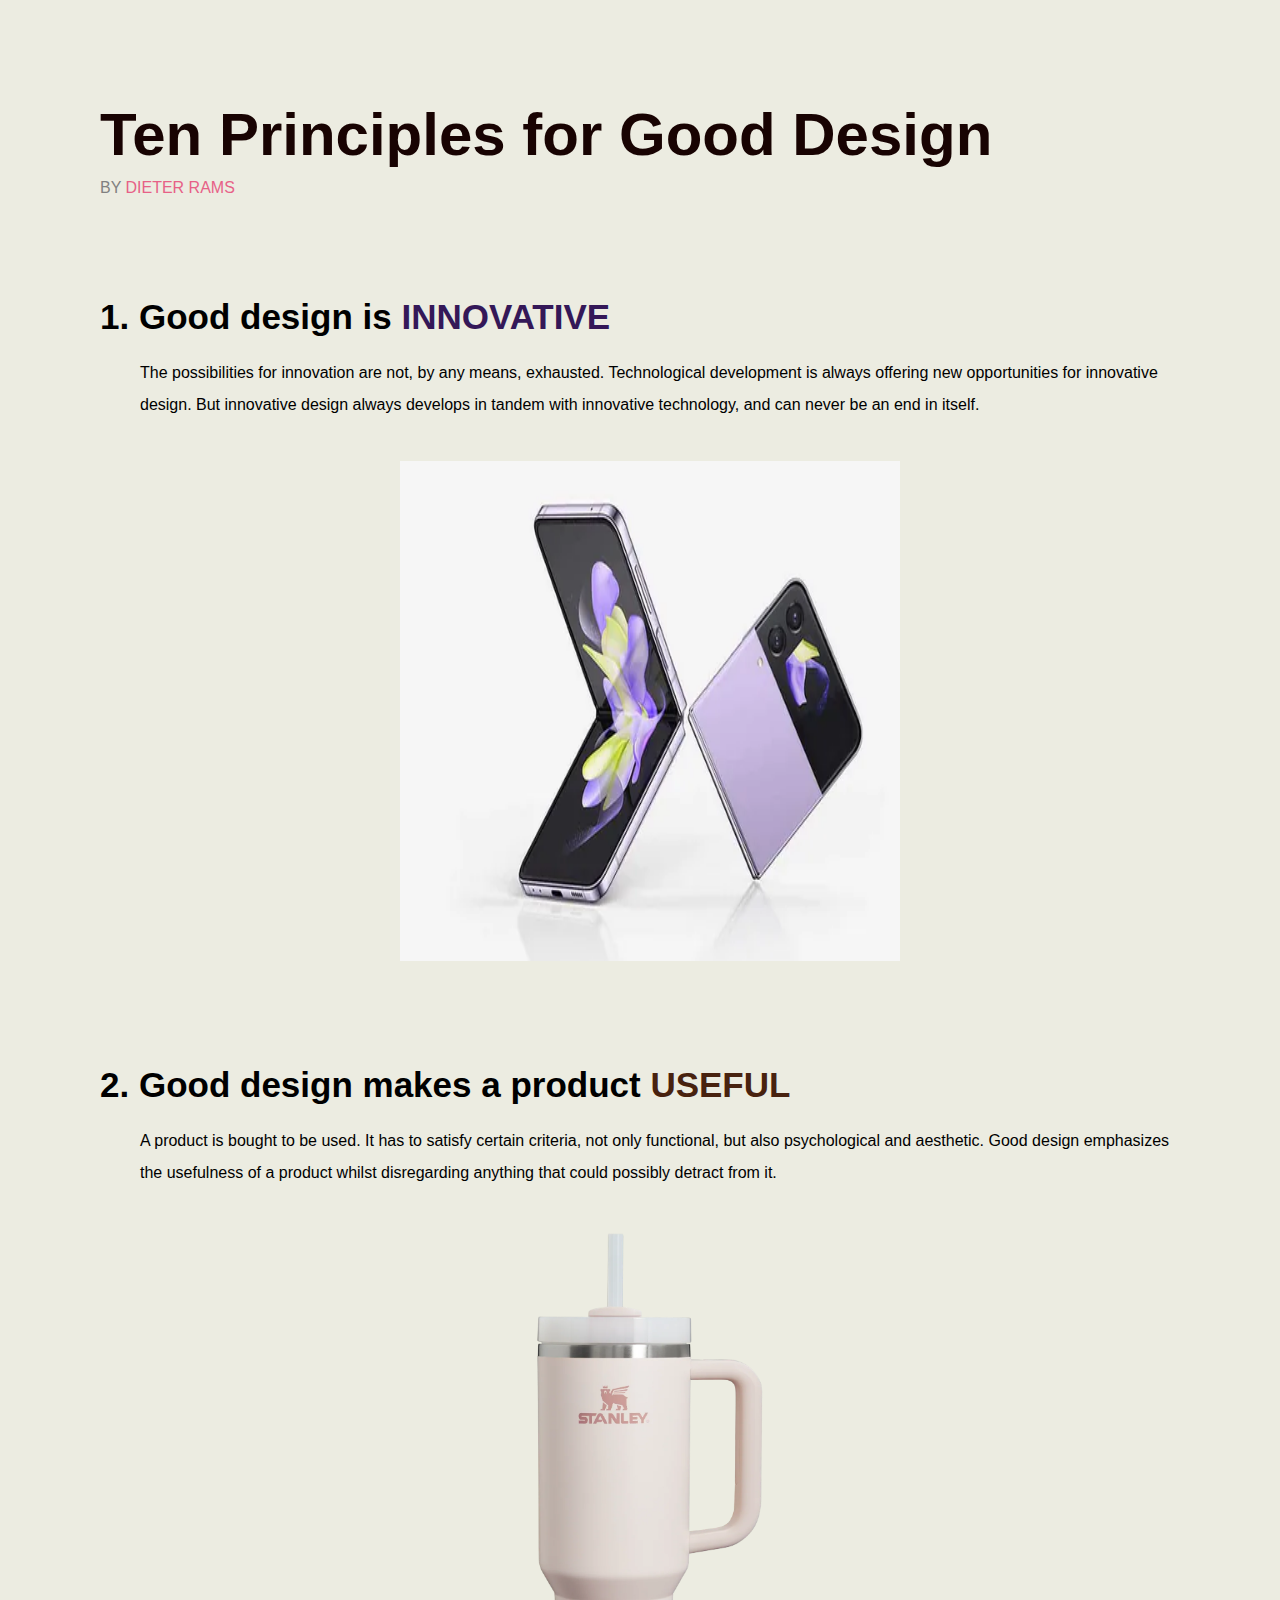
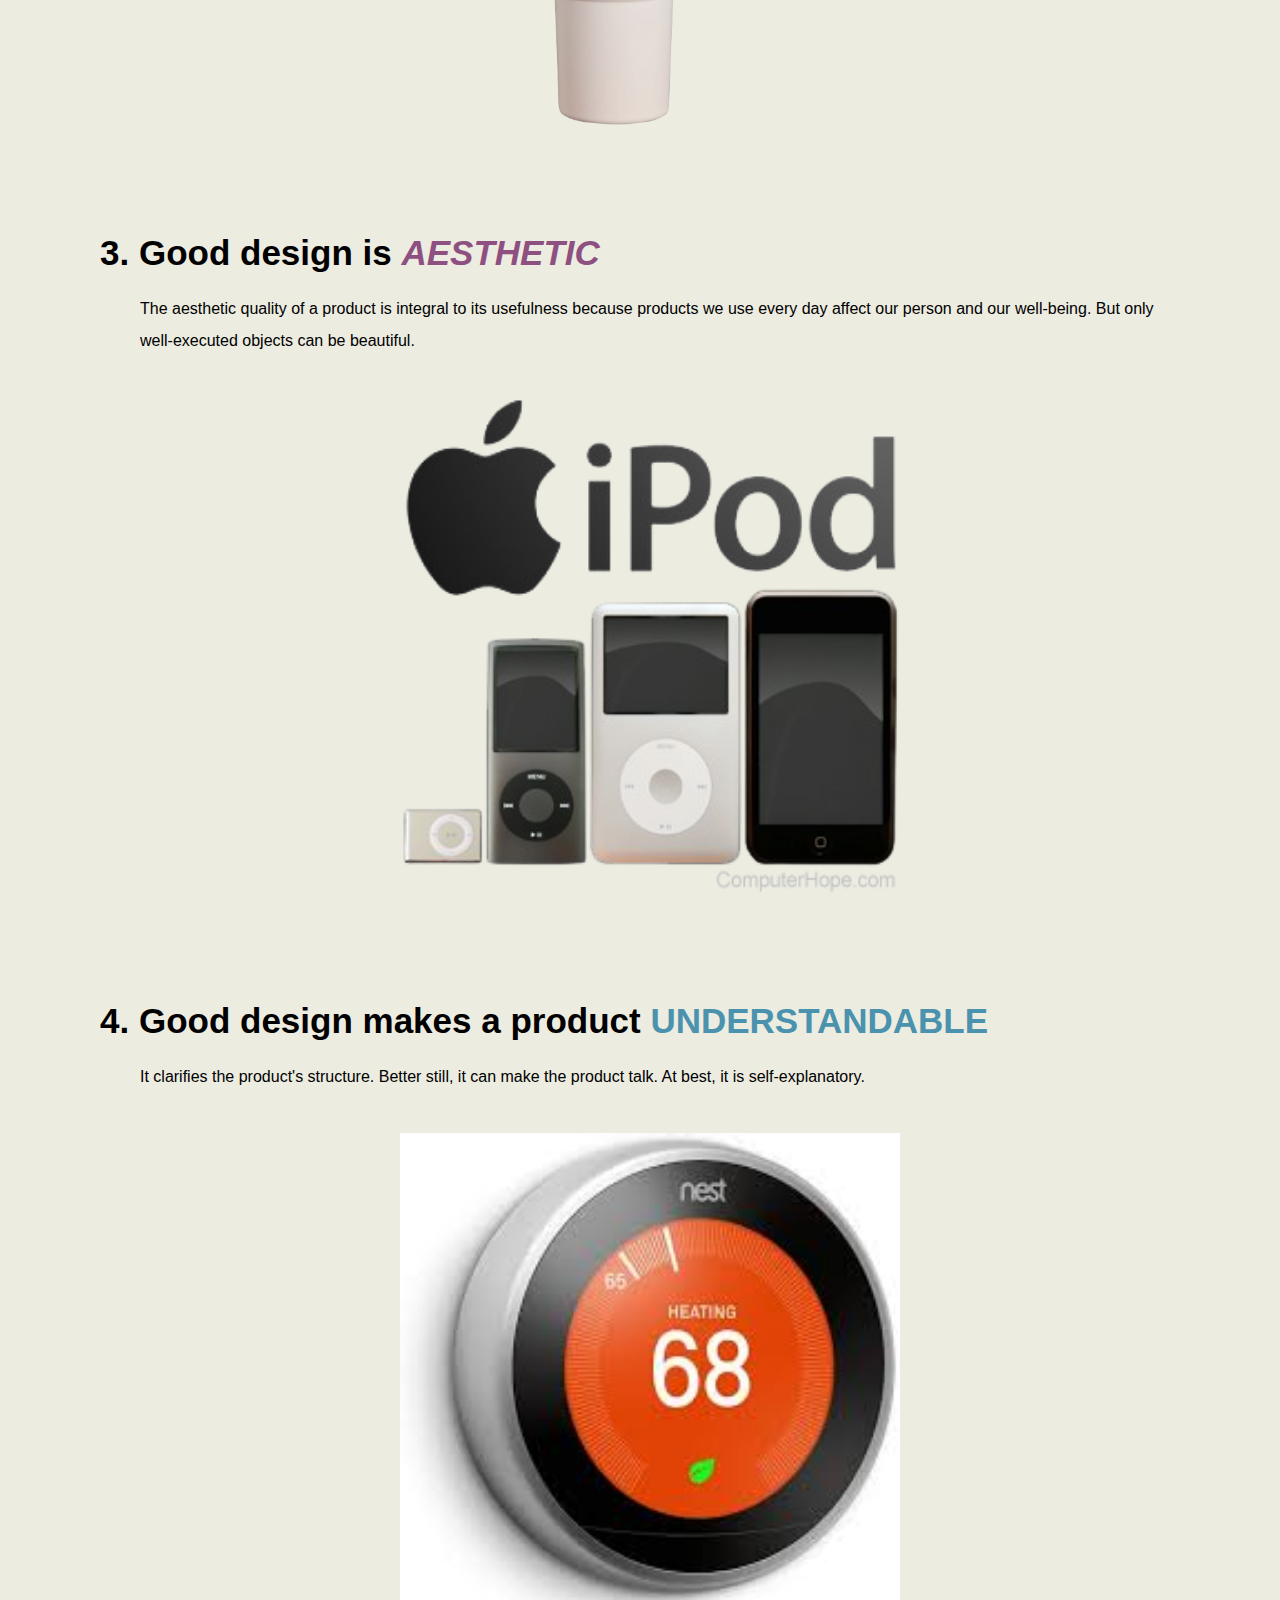
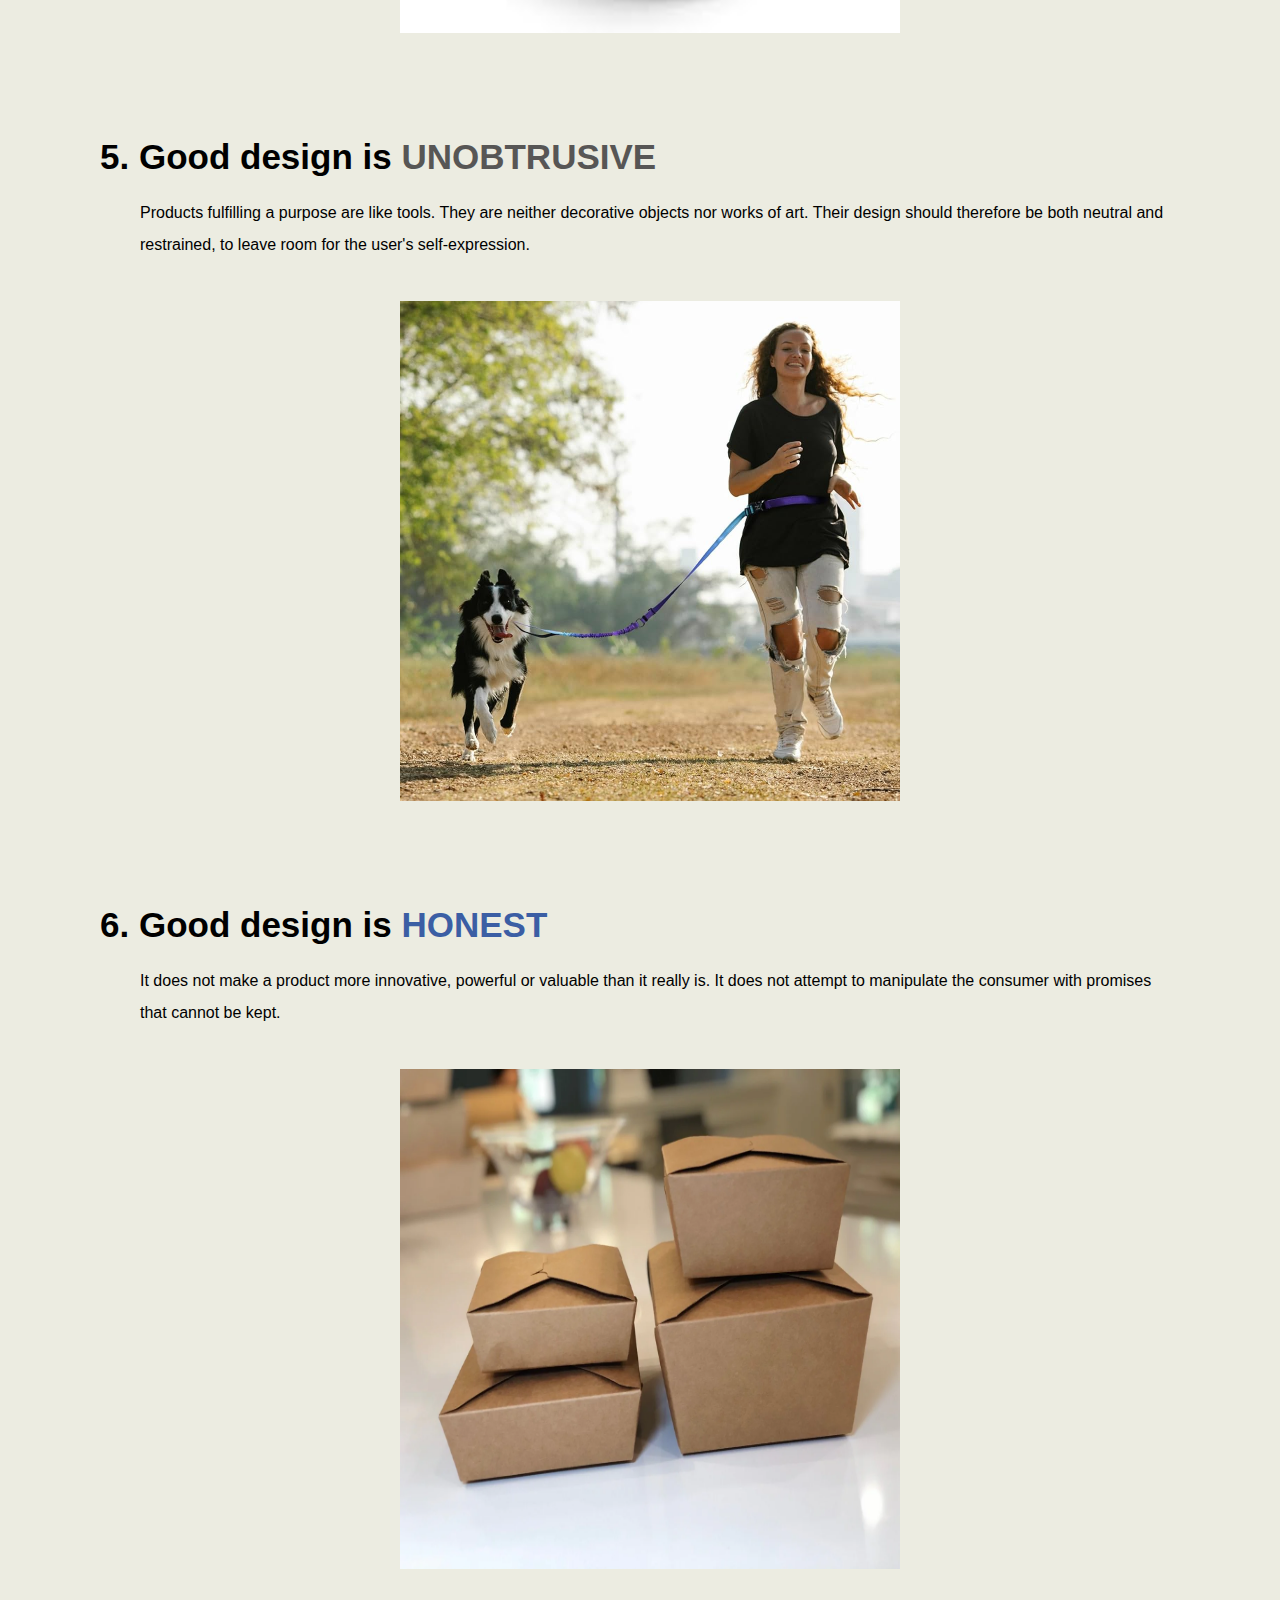
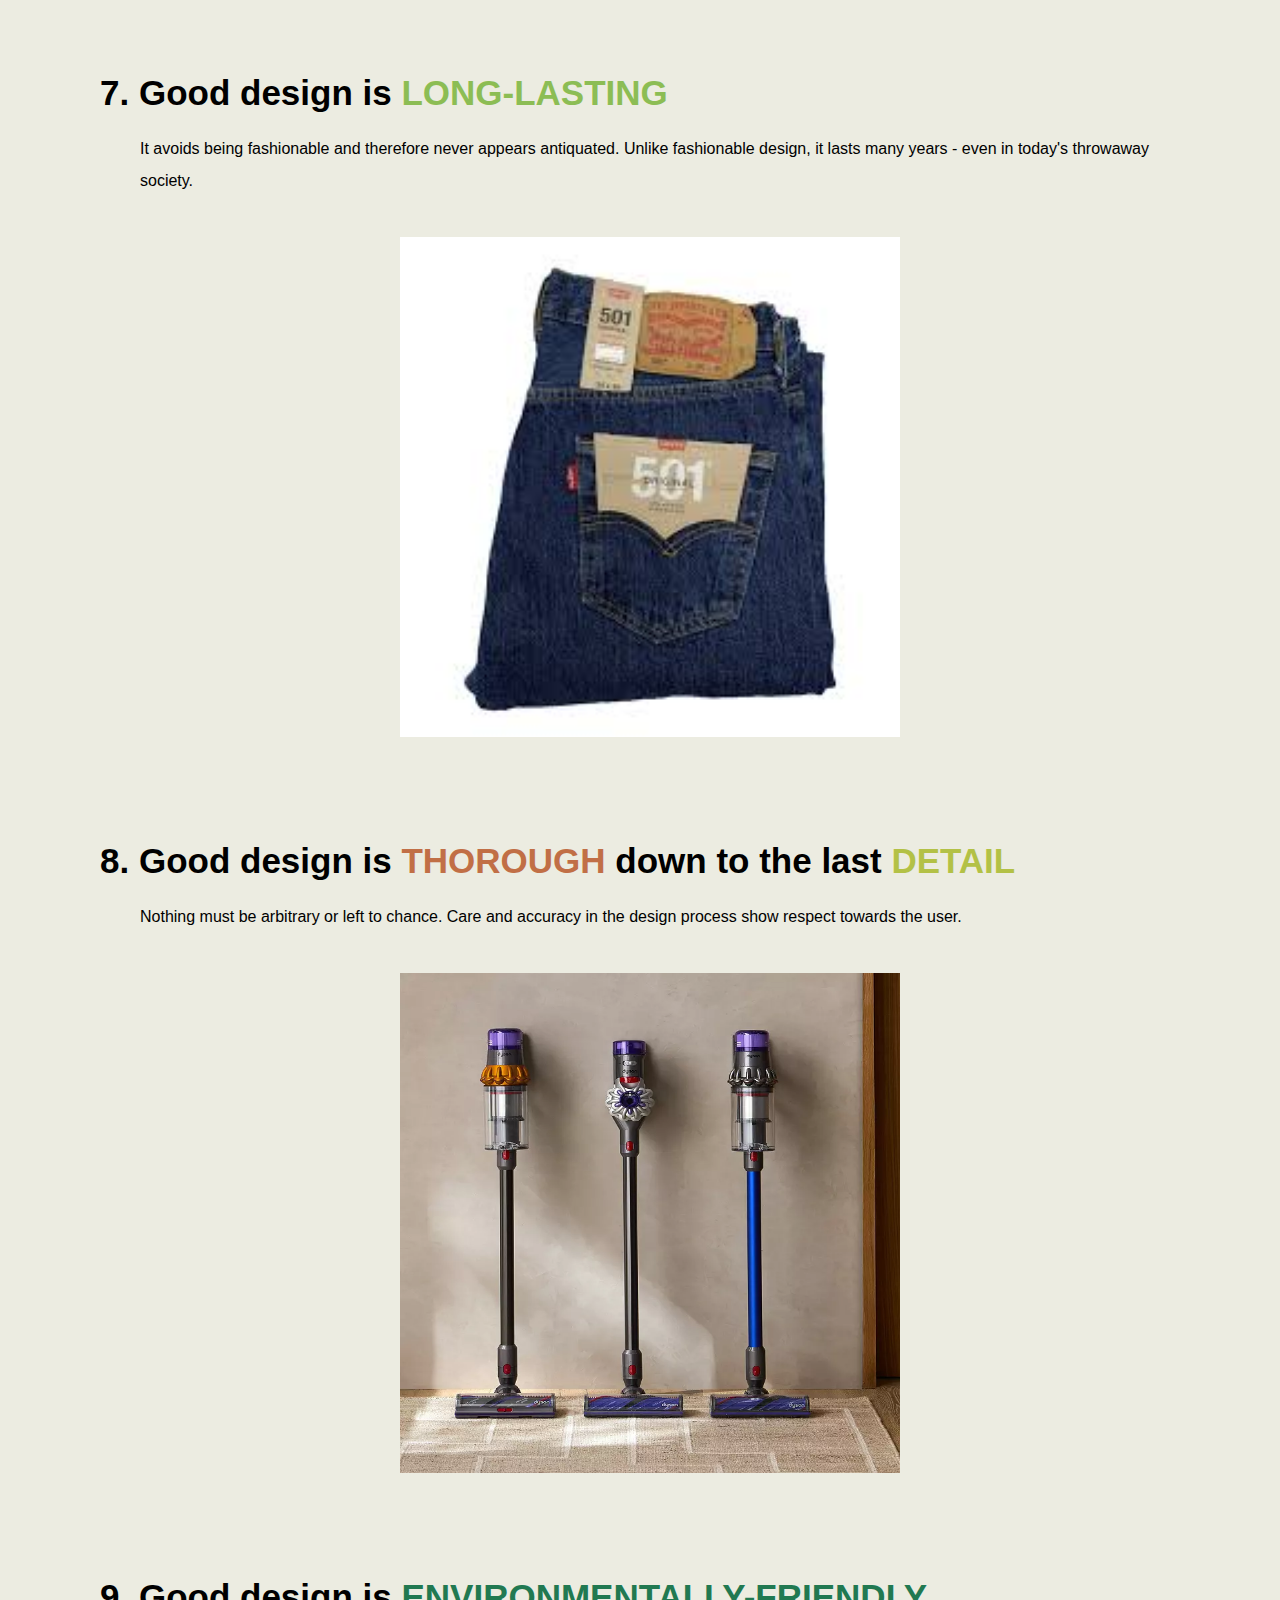
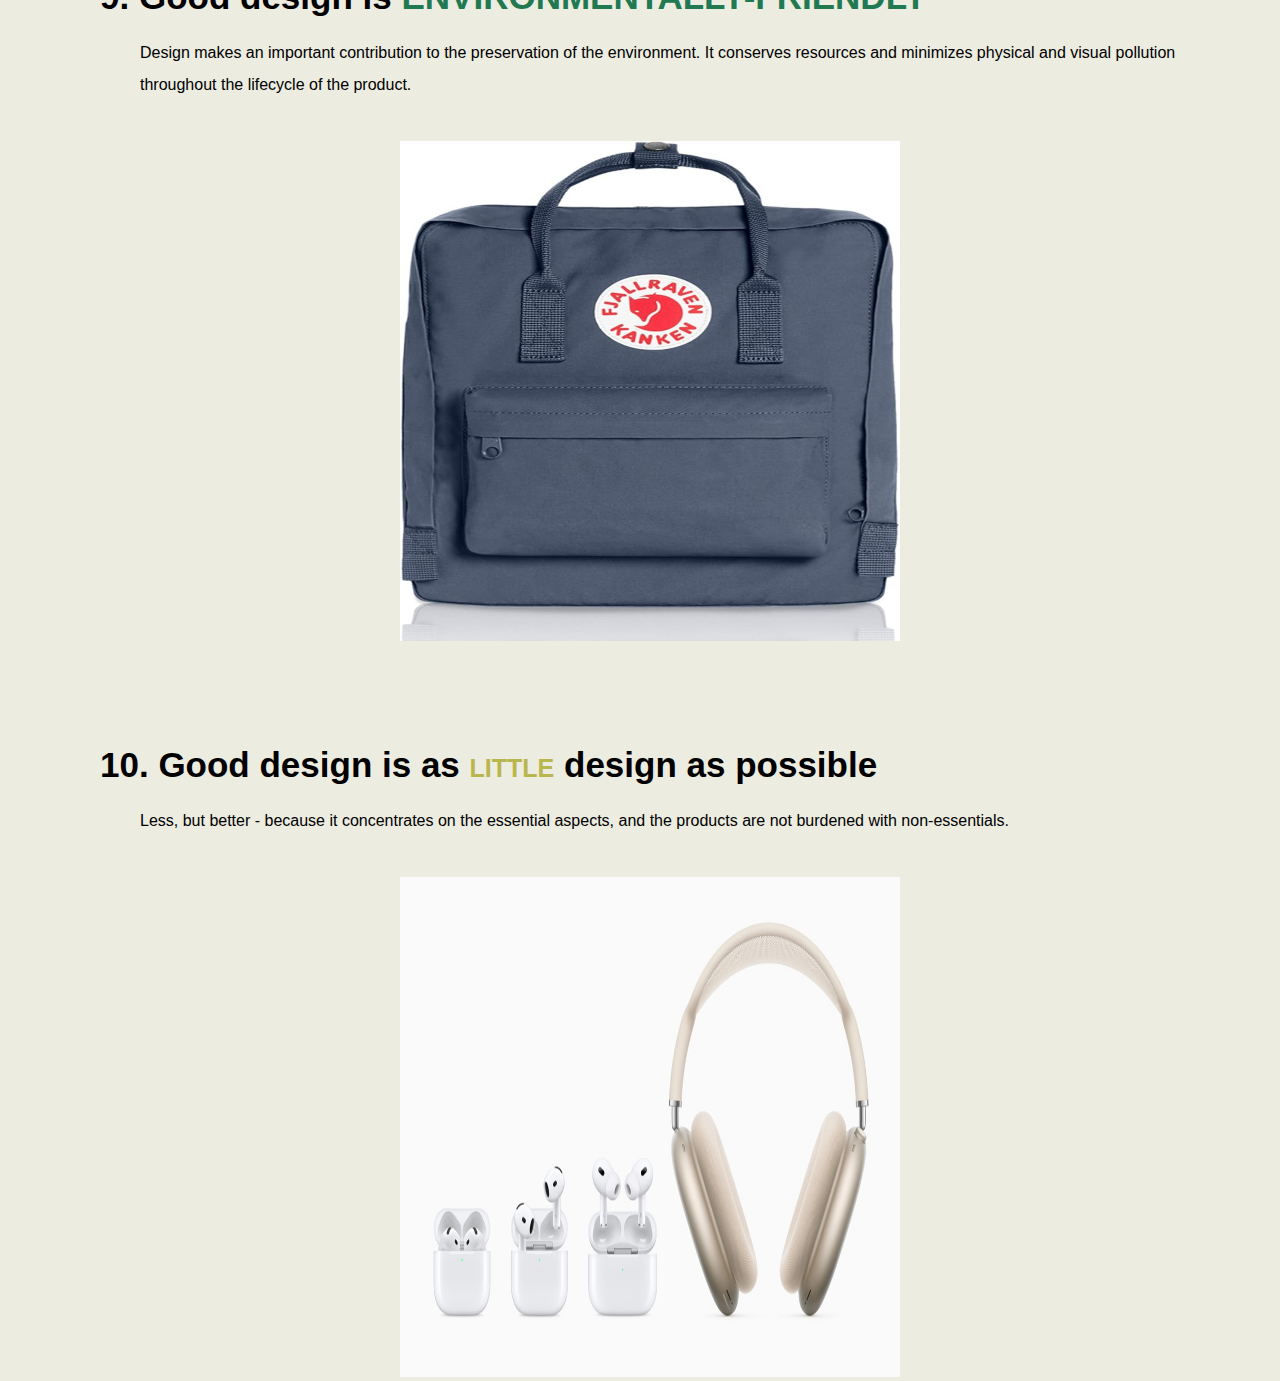
<file: Ex2 assignment/index.html>
<!DOCTYPE html>
<html>
    <head>
        <title>Exercise 2</title>
        <link rel="stylesheet" href="mystyle.css">
    </head>

    <body>
        <!--had to manually capitalize; code gives color,bold,and smaller size-->
        <!--title-->
        <h1>Ten Principles for Good Design</h1>
        <h2>By <a href=" https://www.vitsoe.com/us/about/good-design" target="_blank">Dieter Rams</a></h2>

        <!-- Rule 1-->
       <h3> 1. Good design is <strong style="color:rgb(52, 24, 88);">INNOVATIVE</strong></h3>
        <p>The possibilities for innovation are not, by any means, exhausted. Technological development is always offering new opportunities for innovative design. But innovative design always develops in tandem with innovative technology, and can never be an end in itself.</p>
        <img src="images/flipz.webp" alt="Samsung flip z" class="image1">
       
        <!-- Rule 2-->
        <h3>2. Good design makes a product <strong style="color:rgb(72, 34, 15);">USEFUL</strong></h3> 
         <p>A product is bought to be used. It has to satisfy certain criteria, not only functional, but also psychological and aesthetic. Good design emphasizes the usefulness of a product whilst disregarding anything that could possibly detract from it. </p>
          <img src="images/stanley.webp" alt="Stanley quencher cup" class="image2">
        
         <!-- Rule 3-->
        <h3>3. Good design is <strong style="color:rgb(142, 80, 129);font-style: italic;">AESTHETIC</strong></h3>  
         <p>The aesthetic quality of a product is integral to its usefulness because products we use every day affect our person and our well-being. But only well-executed objects can be beautiful.</p>
          <img src="images/ipod.webp" alt="iPod" class="image3">
        
         <!-- Rule 4-->
        <h3>4. Good design makes a product <strong style="color:rgb(75, 146, 174);">UNDERSTANDABLE</strong></h3>  
         <p>It clarifies the product's structure. Better still, it can make the product talk. At best, it is self-explanatory.</p>
          <img src="images/nestthermo.jpg" alt="Nest thermostat" class="image4">
        
         <!-- Rule 5-->
        <h3>5. Good design is <strong style="color:rgb(87, 86, 85);">UNOBTRUSIVE</strong></h3>
         <p>Products fulfilling a purpose are like tools. They are neither decorative objects nor works of art. Their design should therefore be both neutral and restrained, to leave room for the user's self-expression.</p>
          <img src="images/waistleash.jpg" alt="Hands-free dog waist leash" class="image5">
        
         <!-- Rule 6-->
        <h3>6. Good design is <strong style="color:rgb(59, 94, 164);">HONEST</strong></h3> 
         <p>It does not make a product more innovative, powerful or valuable than it really is. It does not attempt to manipulate the consumer with promises that cannot be kept.</p>
          <img src="images/kraft boxes.webp" alt="Kraft boxes" class="image6">
        
         <!-- Rule 7-->
        <h3>7. Good design is <strong style="color:rgb(140, 189, 84);">LONG-LASTING</strong></h3> 
         <p>It avoids being fashionable and therefore never appears antiquated. Unlike fashionable design, it lasts many years - even in today's throwaway society.</p>
         <img src="images/levis501.jpg" alt="Levi's 501 jeans" class="image7">
        
         <!-- Rule 8-->
        <h3>8. Good design is <strong style="color:rgb(193, 111, 70);">THOROUGH</strong> down to the last <strong style="color:rgb(179, 193, 70);">DETAIL</strong></h3> 
         <p>Nothing must be arbitrary or left to chance. Care and accuracy in the design process show respect towards the user.</p>
         <img src="images/dysonvac.webp" alt="Dyson vacuum" class="image8">
         
         <!-- Rule 9-->
        <h3>9. Good design is <strong style="color:rgb(33, 121, 81);">ENVIRONMENTALLY-FRIENDLY</strong></h3>  
         <p>Design makes an important contribution to the preservation of the environment. It conserves resources and minimizes physical and visual pollution throughout the lifecycle of the product.</p>
         <img src="images/fjallraven backpack.jpg" alt="Fjallraven bag" class="image9">
         
         <!-- Rule 10-->   
        <h3>10. Good design is as <strong style="color:rgb(186, 182, 78);font-size: 25px;">LITTLE</strong> design as possible</h3> <!--had to manually capitalize; code gives color,bold,and smaller size-->
         <p>Less, but better - because it concentrates on the essential aspects, and the products are not burdened with non-essentials.</p>
         <img src="images/airpods.jpg" alt="Airpods" class="image10">

         








         

    </body>
</html>
</file>
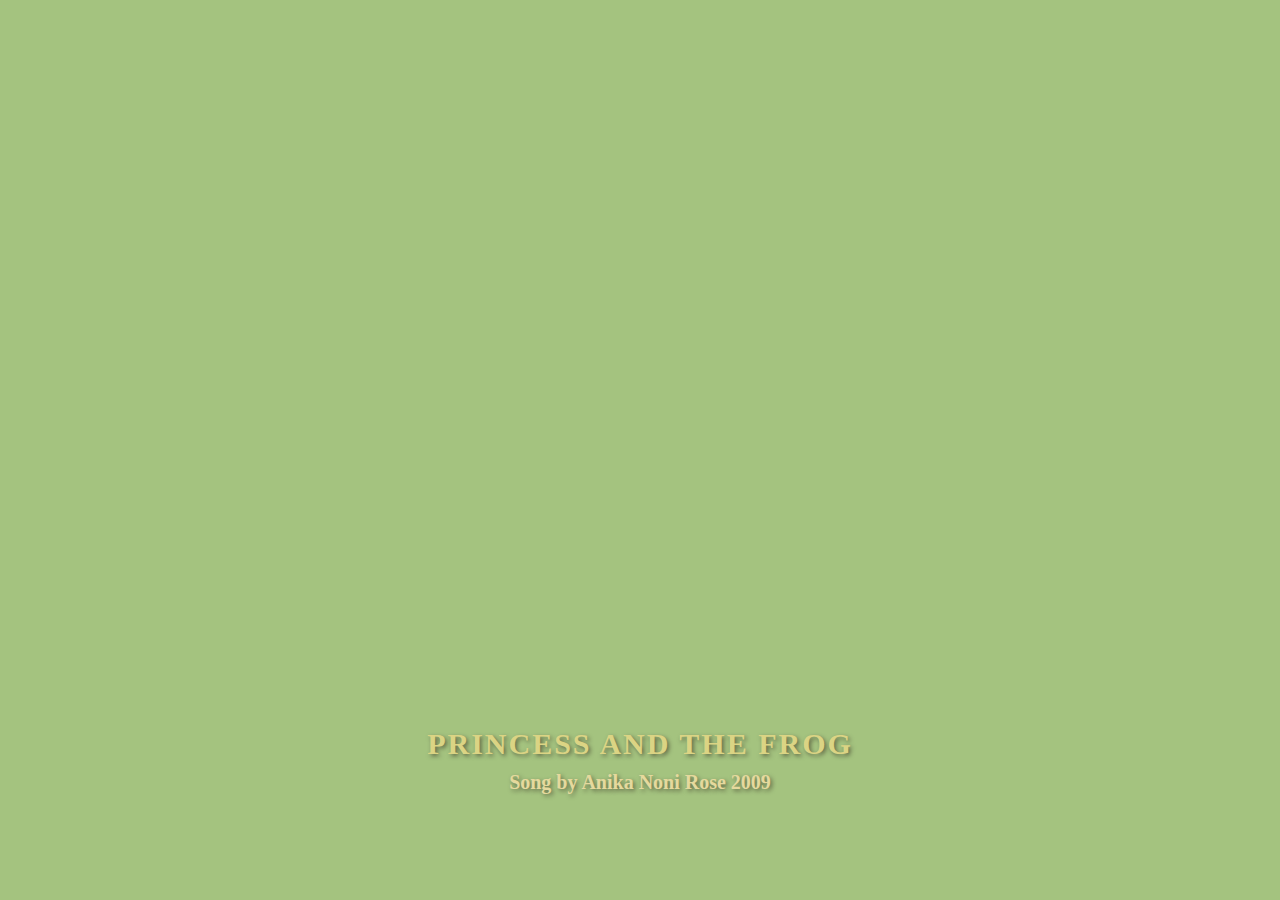
<file: lyricsx/index.html>
<!DOCTYPE html>
<html>
    <head>
        <title>Down In New Orleans (Finale)</title>
        <link rel="stylesheet" href="style.css">
    </head>
    <body>

<!--LYRICS-->
<section id="lyrics">
    <div class="text">
        <p class="line1"><span class="grab">Grab</span> somebody, come on <span class="down">down</span></p>
        <p class="line2">Bring your <span class="paintbrush">paintbrush</span>, we're painting the <span class="town">town</span></p>
        <p class="line3">There's some <span class="sweetness">sweetness</span> going around</p>
        <p class="line4"><span class="magic">Dreams</span> do come true in <span class="neworleans">New Orleans</span></p>
    </div>

    <div class="credits">
        <h2>Princess and the Frog</h2>
        <h3>Song by Anika Noni Rose 2009</h3>
    </div>
</section>



    </body>
</html>
</file>
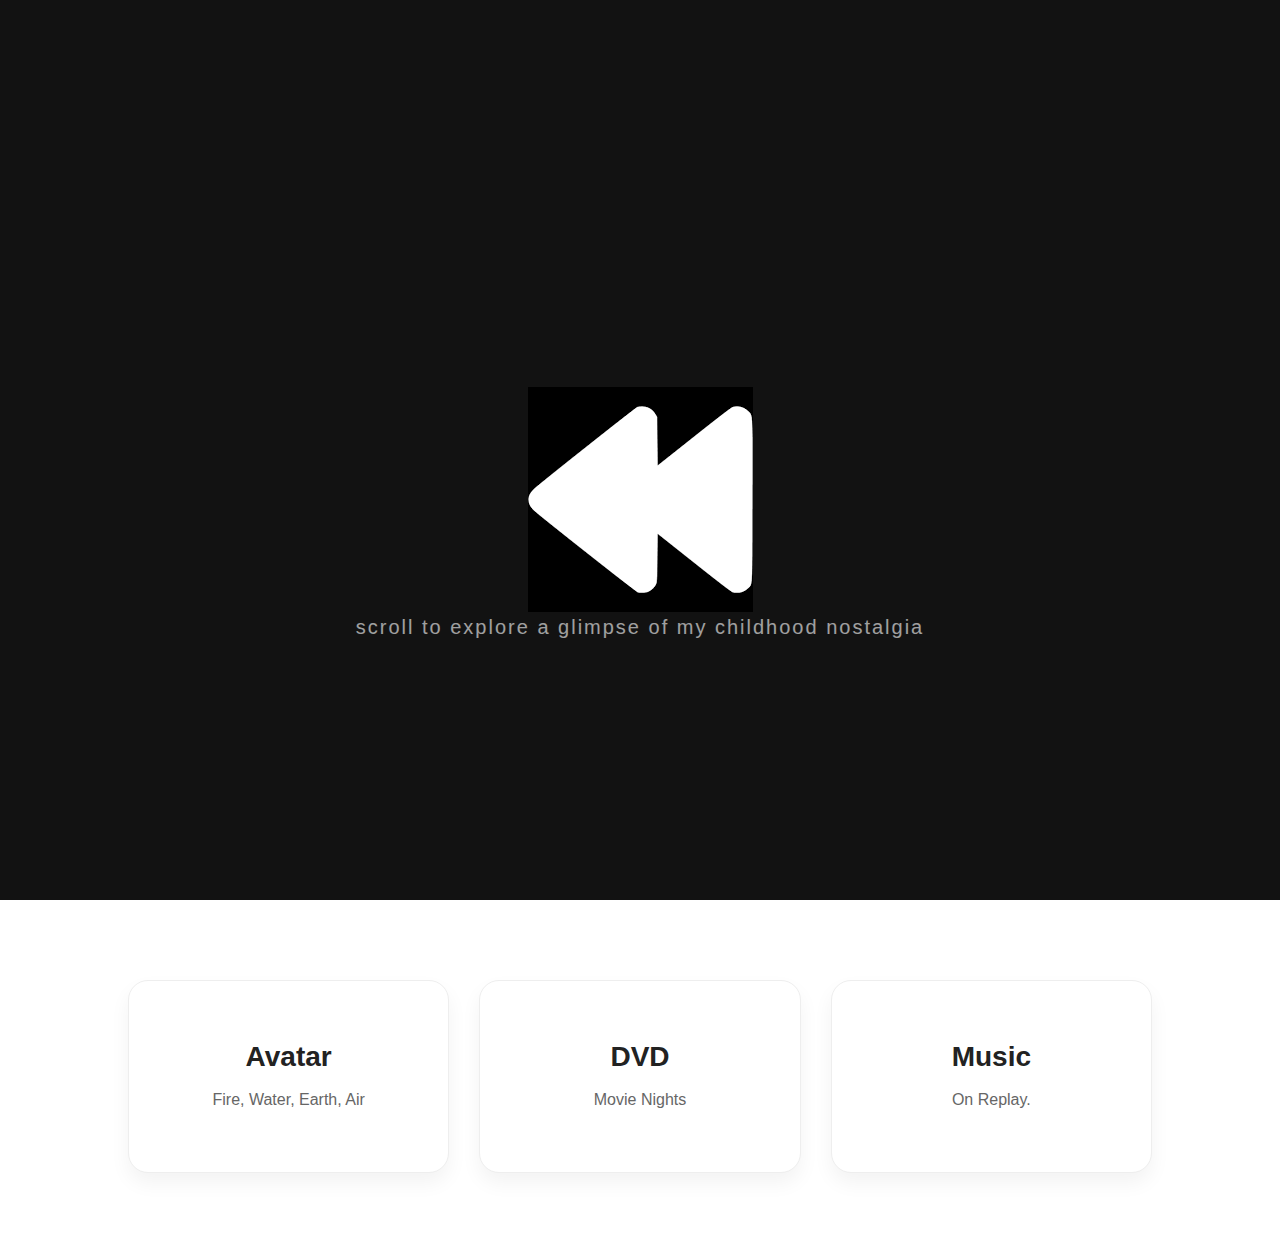
<file: project2/index.html>
<!DOCTYPE html>
<html lang="en">
<head>
    <meta charset="UTF-8">
    <meta name="viewport" content="width=device-width, initial-scale=1.0">
    <title>Memory Lane | Home</title>
    <link rel="stylesheet" href="style.css">
</head>
<body>

    <header class="intro">
        <div class="intro-content">
            <h1>LET'S REWIND</h1>
          <img src="images/rewind.png" alt="Rewind Icon">
            <p>Scroll to explore a glimpse of my childhood nostalgia</p>
        </div>
    </header>

    <section class="memory-grid">
        
        <a href="avatar.html" class="card">
            <div class="card-content">
                <h2>Avatar</h2>
                <p>Fire, Water, Earth, Air</p>
            </div>
        </a>

        <a href="dvd.html" class="card">
            <div class="card-content">
                <h2>DVD</h2>
                <p>Movie Nights</p>
            </div>
        </a>

        <a href="music.html" class="card">
            <div class="card-content">
                <h2>Music</h2>
                <p>On Replay.</p>
            </div>
        </a>

    </section>

</body>
</html>
</file>
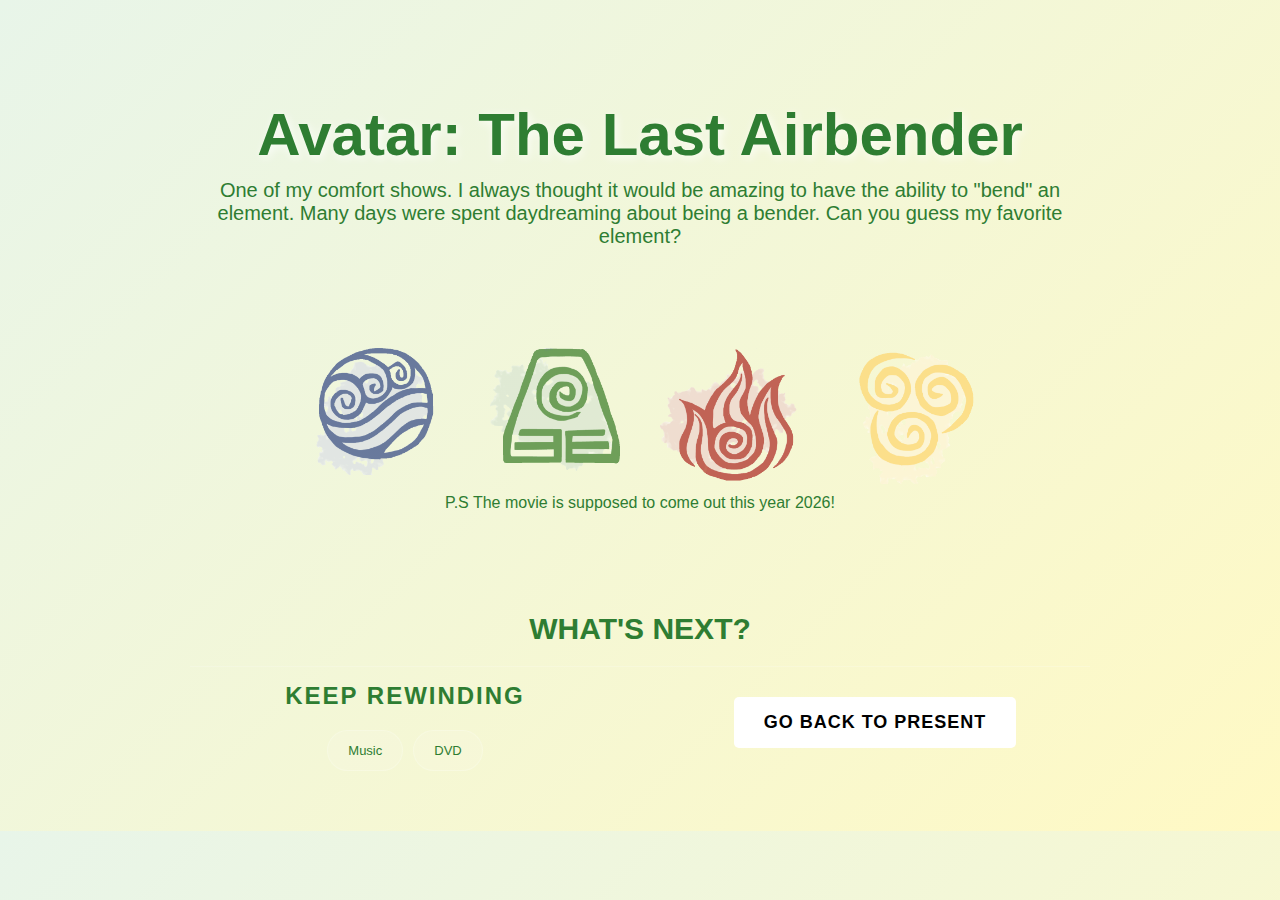
<file: project2/avatar.html>
<!DOCTYPE html>
<html lang="en">
<head>
    <meta charset="UTF-8">
    <meta name="viewport" content="width=device-width, initial-scale=1.0">
    <title>Avatar: The Last Airbender | Memory Lane</title>
    <link rel="stylesheet" href="style.css">
</head>
<body class="avatar">

    <main class="content-container">
        <header class="memory-header">
            <h1>Avatar: The Last Airbender</h1>
            <p>One of my comfort shows. I always thought it would be amazing to have the ability to "bend" an element. Many days were spent daydreaming about being a bender. Can you guess my favorite element?</p>
        </header>

        <section class="avatar-showcase">
            <div class="elements">
                <div class="element-choice">
                    <img src="images/water.png" alt="Waterbending">
                    <h3 class="element-label">Water</h3>
                    <p>Close. Sometimes it is my favorite other times it's my second fav.</p>
                </div>
                <div class="element-choice">
                    <img src="images/earth.png" alt="Earthbending">
                    <h3 class="element-label">Earth</h3>
                    <p>Keep Looking! It is a cool element and I especially like the character Toph but its nowhere close. Rank #4</p>
                </div>
                <div class="element-choice">
                    <img src="images/fire.png" alt="Firebending">
                    <h3 class="element-label">Fire</h3>
                    <p>Getting Warmer (get it?). I always thought it was too destructive for my nature. Rank #3</p>
                </div>
                <div class="element-choice">
                    <img src="images/air.png" alt="Airbending">
                    <h3 class="element-label">Air</h3>
                    <p>My favorite bending style purely because of the flying aspect. Usually its a tie between air and water bending.</p>
                </div>
            </div>
            <p>P.S The movie is supposed to come out this year 2026!</p>
        </section>
    
    <!-- NAV to go back or keep exploring-->
     <h2 class="nav-title">What's Next?</h2>
<section class="split-nav">
    <div class="nav-column">
        <h2 class="nav-title">Keep Rewinding</h2>
        <div class="mini-memory-grid">
            <a href="music.html" class="mini-card">Music</a>
            <a href="dvd.html" class="mini-card">DVD</a>
        </div>
    </div>

    <div class="nav-column present-column">
        <a href="index.html" class="present-button">Go back to Present</a>
    </div>
</section>
 </main>

</body>
</html>
</file>
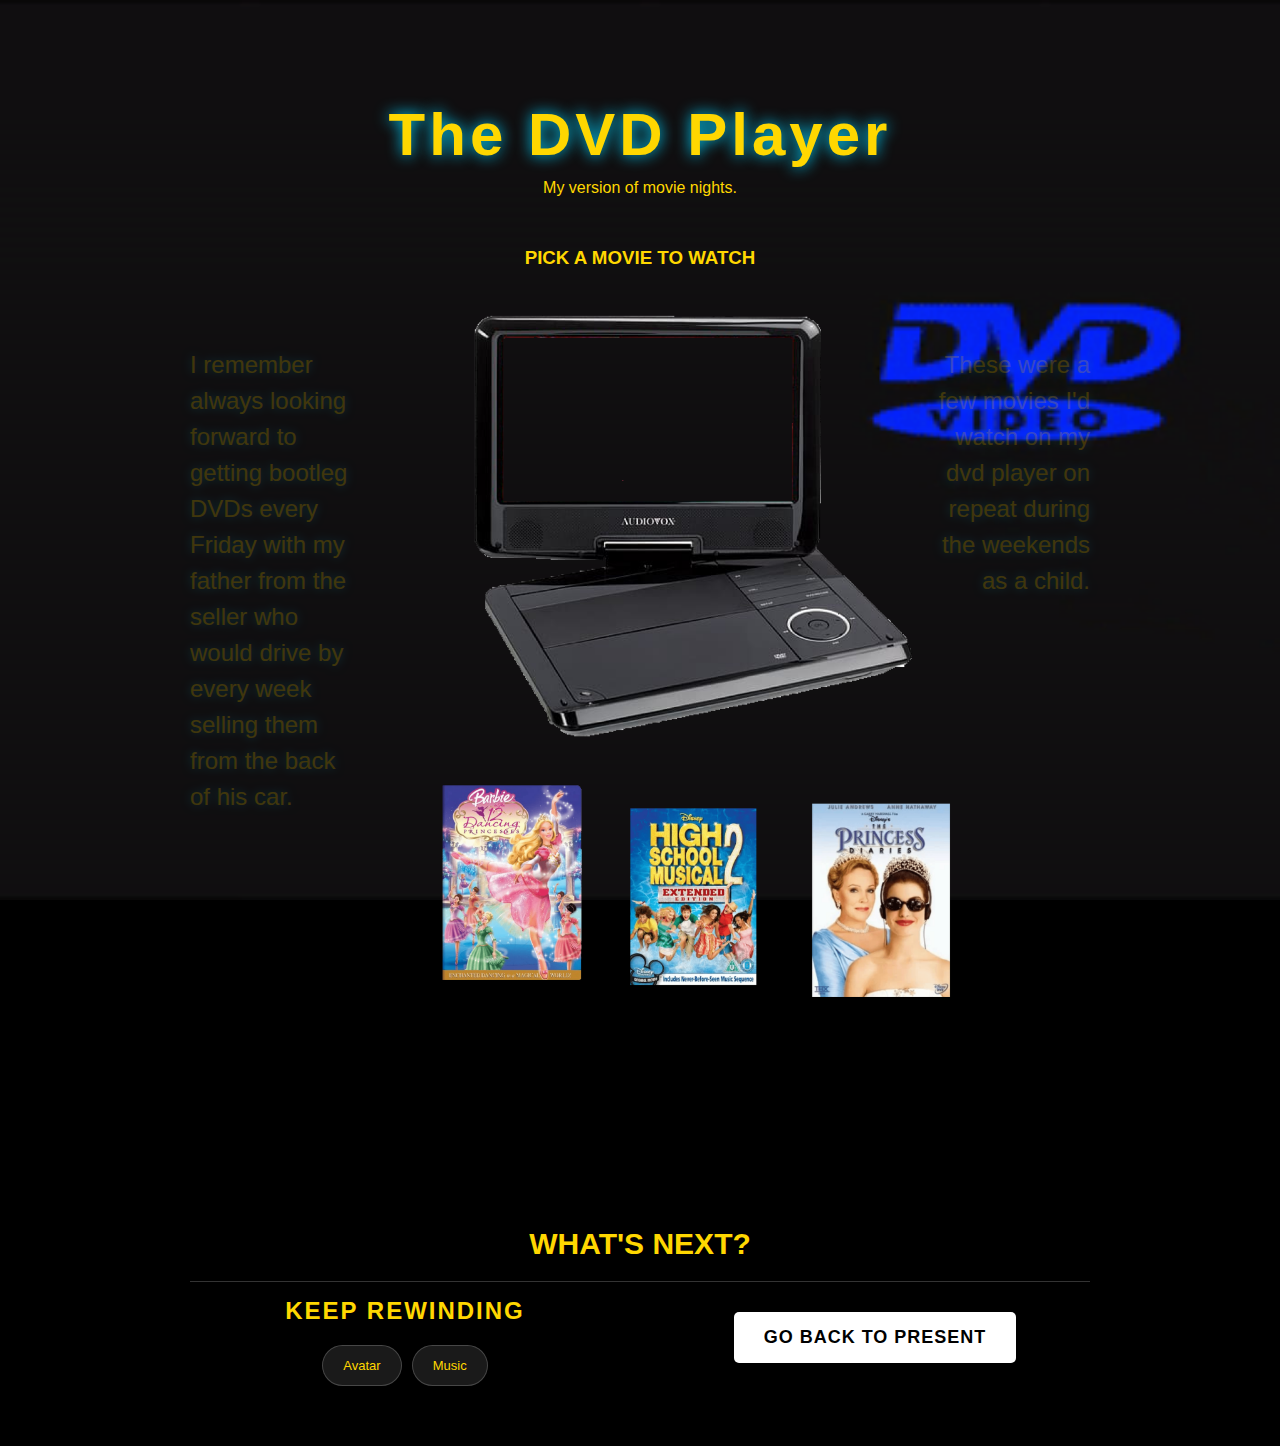
<file: project2/dvd.html>
<!DOCTYPE html>
<html lang="en">
<head>
    <meta charset="UTF-8">
    <meta name="viewport" content="width=device-width, initial-scale=1.0">
    <title>DVD | Memory Lane</title>
    <link rel="stylesheet" href="style.css">
</head>

<body class="dvd-theme">

    <main class="content-container">
        <header class="memory-header">
            <h1>The DVD Player</h1>
            <p>My version of movie nights.</p>
        </header>

    <section id="Movies" class="parent">
        <div class="div3">
            <h3>PICK A MOVIE TO WATCH</h3>
        </div>

        <div class="div4">
            <div class="dvdaligner">
            <div class="dvdframe">
            <img src="images/portable2.png" alt="Portable DVD Player">
            <div class="dvdscreen">
            <video id="video" src="" autoplay loop ></video>
            </div>
         </div>
        </div>
        </div>
        

        <!-- MOVIE OPTIONS-->
         <div class="div5">
            <div class="cover1" onclick="playScene('videos/barbie.mp4')">
                <img src="images/barbie.png" alt="Barbie in the 12 Dancing Princesses">
         </div>
         </div>

         <div class="div6">
         <div class="cover2" onclick="playScene('videos/hsm2.mp4')">
                <img src="images/hsm2.png" alt="High School Musical 2">
         </div>
         </div>

         <div class="div7">
         <div class="cover3" onclick="playScene('videos/princessdiaries.mp4')">
                <img src="images/pdiaries.png" alt="Princess Diaries">
                
         </div>
         </div>
         
         <div class="div1">
            <p>I remember always looking forward to getting bootleg DVDs every Friday with my father from the seller who would drive by every week selling them from the back of his car.</p>
         </div>
         <div class="div2"> 
            <p>These were a few movies I'd watch on my dvd player on repeat during the weekends as a child.</p>
         </div>
        </section>

      
    <!-- NAV to go back or keep exploring-->
     <h2 class="nav-title">What's Next?</h2>
<section class="split-nav">
    <div class="nav-column">
        <h2 class="nav-title">Keep Rewinding</h2>
        <div class="mini-memory-grid">
            <a href="avatar.html" class="mini-card">Avatar</a>
            <a href="music.html" class="mini-card">Music</a>
        </div>
    </div>

    <div class="nav-column present-column">
        <a href="index.html" class="present-button">Go back to Present</a>
    </div>
</section>
 </main>

 <script>
function playScene(videoSource) {
    var video = document.getElementById('video');
    video.src = videoSource;
    video.play();

}
</script>
</body>
</html>
</file>
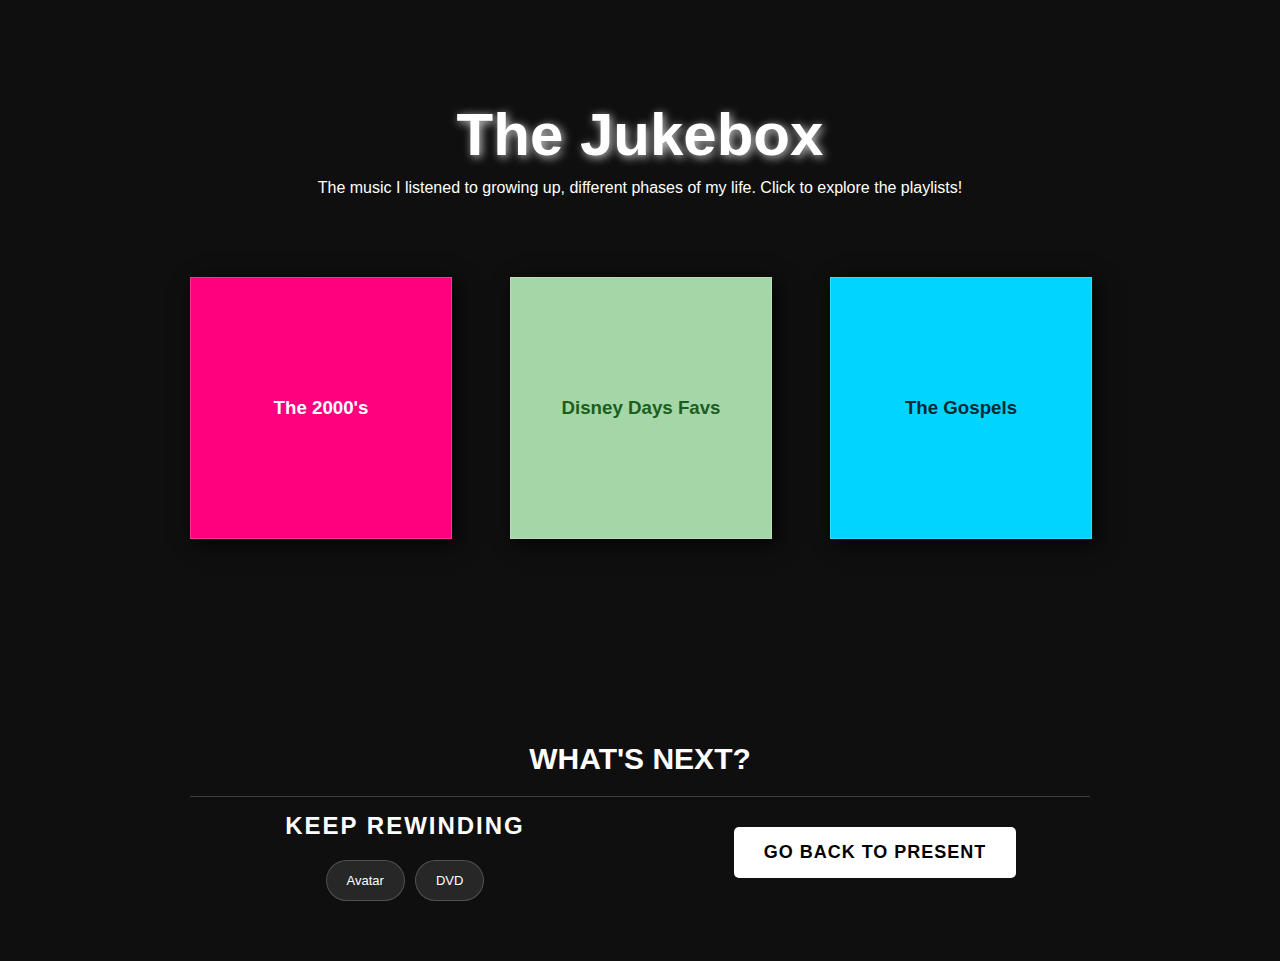
<file: project2/music.html>
<!DOCTYPE html>
<html lang="en">
<head>
    <meta charset="UTF-8">
    <meta name="viewport" content="width=device-width, initial-scale=1.0">
    <title>Music | Memory Lane</title>
    <link rel="stylesheet" href="style.css">
</head>
<body class="music-theme">

    <main class="content-container">
        
        <header class="memory-header">
            <h1>The Jukebox</h1>
            <p>The music I listened to growing up, different phases of my life. Click to explore the playlists!</p>
        </header>

        <section class="cd-grid">
            <a href="https://open.spotify.com/playlist/3l4mxBxiLEZF4ySBRDheMB?si=Ug7zuomjT1--elQhVLz8IQ&pi=PUU5kA1rRdOVk" target="_blank" class="music-link" style="text-decoration: none;";>
            <div class= "the2000s">
                <div class="cd-disc"></div>
                <div class="cd-cover" style="background-color: #ff007f; color: white;">
                    <h3>The 2000's</h3>
                </div>
            </div>
             <p class="description"> Ah yes the 2000's, my discovery of boy bands, pop hits, fun trends and...questionable fashion. </p>
        </a>

            <a href="https://open.spotify.com/playlist/4hxBrv4UsnvkpAFfjIs7Lc?si=lDNkJ9fQTuS_1UyPPzy2kA&pi=F5a4ra2iQimnt" target="_blank" class="music-link" style="text-decoration: none;">
            <div class="disney">
                <div class="cd-disc"></div>
                <div class="cd-cover" style="background-color: #a5d6a7; color: #1b5e20;">
                    <h3>Disney Days Favs</h3>
                </div>
            </div>
             <p class="description"> As Disney kid, many of the music and artists I listened to were based on the movie and shows from Disney...so of course I have a playlist.</p>
        </a>

            <a href="https://open.spotify.com/playlist/2QrJCxZy3fO1MIGnztrM4W?si=QADD6hx3SkGVk7PVHL7Qdg&pi=V2nrzHMXT9iuY" target="_blank" class="music-link" style="text-decoration: none;">
            <div class="gospel">
                <div class="cd-disc"></div>
                <div class="cd-cover" style="background-color: #00d4ff; color: #002b36;">
                    <h3>The Gospels</h3>
                </div>
            </div>
            <p class="description"> I call this “gospel,” but it’s really a mix. Caribbean gospel I grew up hearing every Sunday, mixed with artists that were always playing in my house. At this point, it all feels the same. .</p>
</div>
        </a>
        </section>

       <section>

       </section>
    <!-- NAV to go back or keep exploring-->
     <h2 class="nav-title">What's Next?</h2>
<section class="split-nav">
    <div class="nav-column">
        <h2 class="nav-title">Keep Rewinding</h2>
        <div class="mini-memory-grid">
            <a href="avatar.html" class="mini-card">Avatar</a>
            <a href="dvd.html" class="mini-card">DVD</a>
        </div>
    </div>

 <div class="nav-column present-column">
        <a href="index.html" class="present-button">Go back to Present</a>
    </div>
</section>
 </main>

</body>
</html>
</file>
<file: Ex2 assignment/mystyle.css>
* {
    margin: 0;
    padding: 0;
}
body {
    font-family:Arial, Helvetica, sans-serif;
    background-color: rgb(236, 236, 225);
    
}
h1 {
    font-size: 60px;
    margin: 100px 100px 10px 100px;
    /* shorthand is top right bottom left */
    color: rgb(24, 3, 2);
}
h2 {
    font-size: 16px;
    font-weight: normal;
    text-transform: uppercase;
    margin: 0 0 50px 100px;
    color: gray;
}
h3 {
    font-size: 35px;
    font-weight:bold;
    margin: 100px 0px 20px 100px;
    color: rgb(0, 0, 0);
}
p {
    font-size: 16px;
    line-height: 2;
    margin: 10px 100px 40px 140px;
    color: black;
}
.indent {
    margin-left: 200px;
    color: rgba(255, 255, 255, 0.5);
}
/*}
.first {
    color: rgba(255, 255, 255, 0.25);
}
.last {
    color: rgba(255, 255, 255, 0.9); 
}*/
img {
    width: 500px;
    height: 500px;
    margin-left: 400px; /*tried to make it center bc i dont remember code */
    
}
a {
    color: rgb(231, 97, 135);
    text-decoration: none;
}
a:hover {
    text-decoration: underline;
}
a:visited {
    color: pink;
}


/*h6 {
    font-size: 12px;
    font-weight: normal;
    margin: 50px 100px 50px 100px;
    color: gray;
}*/
</file>
<file: lyricsx/style.css>
* {
    margin: 0;
    padding: 0;
}
h2 {
    color: white;
    font-size: 30px;
}
h3 {
    color: white;
    font-size: 20px;
    margin-top: 10px;
}
/* LYRICS SECTION */

#lyrics {
    background-color:#a4c37f;
    min-height: 100vh; /* makes the green fill the whole screen height */
    width: 100%;
    position: relative;
    

/* 3 properties that center the child both vertically and horizontally */
    display: flex;
    flex-direction: column; /* makes sure it doesnt default to rows */
    align-items: center;
    justify-content: center;
}
.text {
    text-align: center;
    position: relative;
    z-index: 999;
}
#lyrics p {
    color: white;
    font-size: 40px;
    line-height: 2;
    text-transform: none;
    margin: 40px 0;
    text-shadow: 2px 2px 4px rgba(27, 11, 12, 0.5);
    opacity: 0;
}
/* EFFECTS */

/* Each line will fade in one after the other */
.line1 { animation: fadeIn 0s forwards; animation-delay: 0s; }
.line2 { animation: fadeIn 1s forwards; animation-delay: 3s; }
.line3 { animation: fadeIn 1s forwards; animation-delay: 6s; }
.line4 { animation: fadeIn 1s forwards; animation-delay: 9s; }

@keyframes fadeIn {
    to { opacity: 1; }
}
.grab {
    display: inline-block;
    animation: grabIn 1.5s ease-out forwards;
    animation-delay: 0.5s;
    opacity: 0;
}
@keyframes grabIn {
    from { transform: translateX(-200px); opacity: 0; }
    to { transform: translateX(0); opacity: 1; } /* Used ai to help with calculations */
}
.down {
    display: inline-block;
    animation: fallAway 2s forwards;
    animation-delay: 1.5s;
}

@keyframes fallAway {
    0% { transform: translateY(0); opacity: 1; }
    50% { transform: translateY(50px); opacity: 1; }
    100% { transform: translateY(60px); opacity: 0; }
}
/*PAINTBRUSH ANIM */
.paintbrush {
    display: inline-block;
    position: relative;
    color: #dbd484; /* Using your gold color for the 'paint' */
    font-weight: bold;
    /* This creates the 'wipe' effect from left to right */
    animation: paintStroke 1.5s ease-out forwards;
    animation-delay: 3.5s; 
    clip-path: inset(0 100% 0 0); /* Starts completely hidden from the right */
}

@keyframes paintStroke {
    0% { clip-path: inset(0 100% 0 0); transform: translateX(-10px); }
    100% { clip-path: inset(0 0 0 0); transform: translateX(0); }
}

.magic {
    color: white; 
    font-weight: bold;
    text-shadow: 0 0 10px #e5d99d, 0 0 20px #f7dd5d; /* This creates the glowing 'aura' */
    transition: 0.5s;
}
.neworleans {
    display: inline-block;
    animation: growNola 2s infinite alternate;
    animation-delay: 10s;
}

@keyframes growNola {
    from { color: white; transform: scale(1); }
    to { color: #dbd484; transform: scale(1.3); text-shadow: 0 0 20px #e5d99d; }
}

/* CREDITS */
.credits {
    margin-top: 100px;
    text-align: center;
}
.credits h2 {
    color: #dbd484;
    text-transform: uppercase;
    letter-spacing: 2px;
    text-shadow: 2px 2px 4px rgba(27, 11, 12, 0.5)
}
.credits h3 {
    color: #e5d99d;
    text-shadow: 2px 2px 4px rgba(27, 11, 12, 0.5)
}
</file>
<file: project2/style.css>
* {
	margin: 0;
	padding: 0;
}
body {
  font-family: 'Hind', sans-serif;
}

/* LANDING SECTION */
.intro {
    height: 100vh; 
    width: 100%;
    display: flex;
    justify-content: center;
    align-items: center;
    background-color: #121212; 
    color: #ffffff;
    text-align: center;
}

.intro h1 {
   
    font-size: 100px; 
    font-weight: 800;
    letter-spacing: -2px;
    text-transform: uppercase;
    margin-bottom: 10px;
}
.intro-content h1 {
    opacity: 0;
    transform: translateY(10px); /* Slight nudge down */
    animation: revealText 1s ease-out forwards;
    animation-delay: 0.5s; /* Waits for the symbol to start moving */
}



.intro p {
    font-size: 20px;
    opacity: 0.6;
    letter-spacing: 2px;
    text-transform: lowercase;
}

/* 3. The "Swipe" Animation */
@keyframes swipeIn {
    0% {
        opacity: 0;
        transform: translateX(100px);
    }
    50% {
        opacity: 1;
    }
    100% {
        opacity: 1;
        transform: translateX(0); /* Ends in the center */
    }
}

/* 4. The "Text Reveal" Animation */
@keyframes revealText {
    to {
        opacity: 1;
        transform: translateY(0);
    }
}

/* --- Memory Grid Section --- */
.memory-grid {
    padding: 80px 10%;
    background-color: #f9f9f900;
    display: grid;
    /* This still keeps it responsive so it works on phones! */
    grid-template-columns: repeat(auto-fit, minmax(280px, 1fr));
    gap: 30px;
}

/* --- The Links/Cards --- */
.memory-grid a {
    text-decoration: none; 
    color: inherit;        
    display: block;
}

.card {
    background: #ffffff;
    border: 1px solid #eee;
    padding: 60px 30px;
    border-radius: 20px;
    text-align: center;
    transition: all 0.4s ease;
    cursor: pointer;
    box-shadow: 0 10px 20px rgba(0,0,0,0.05);
}

.card:hover {
    transform: translateY(-10px);
    box-shadow: 0 20px 40px rgba(0,0,0,0.1);
    background-color: #fffafa;
    border-color: #ffd1dc; 
}

.card h2 {
    font-size: 28px; /* Fixed pixel size */
    margin-bottom: 15px;
    color: #222;
}

.card p {
    font-size: 16px; /* Fixed pixel size */
    color: #666;
    line-height: 1.5;
}

/* This makes the grid transparent when it's used as a navigation footer */
.subpage-nav {
    background-color: transparent !important;
    padding-top: 40px; 
    border-top: 1px solid rgba(255, 255, 255, 0.2);
}

/* --- Responsive Fix for Mobile --- */
@media (max-width: 768px) {
    .intro h1 {
        font-size: 50px; /* Shrinks the giant text so it fits on a phone screen */
    }
    
    .intro p {
        font-size: 16px;
    }
}
/* --- Avatar Theme --- */

/* A soft, magical gradient background */
.avatar{
    background: linear-gradient(135deg, #e8f5e9 0%, #fff9c4 100%);
    color: #2e7d32; /* green text */
    text-align: center;
}

.content-container {
    max-width: 900px;
    margin: 0 auto;
    padding: 60px 20px;
}


.memory-header {
    margin-top: 40px;
    text-align: center;
}

.memory-header h1 {
    font-size: 60px;
    margin-bottom: 10px;
    /* This adds a little "fairy glow" to the text */
    text-shadow: 2px 2px 10px rgba(255, 255, 255, 0.8);
}
.avatar .memory-header p{
    font-size: 20px;
    font-weight: lighter;
}

.memory-details {
    margin-top: 50px;
    background: white;
    padding: 40px;
    border-radius: 30px;
    box-shadow: 0 10px 30px rgba(46, 125, 50, 0.1);
}
.avatar-showcase {
    margin: 50px auto;
}
.left-text {
    left: 40px;
    text-align: left;

    position: fixed; /* Stays in place even if you scroll */
    top: 50%;
    transform: translateY(-50%); /* Perfectly centers them vertically */
    width: 200px;
    color: #ffd700;
    font-weight: bold;
    text-shadow: 0 0 10px #00d4ff;
    
    /* The "DVD Style" hover logic */
    opacity: 0; 
    transition: opacity 0.5s ease, transform 0.5s ease;
    pointer-events: none
}
.right-text {
    right: 40px;
    text-align: right;

    position: fixed; /* Stays in place even if you scroll */
    top: 50%;
    transform: translateY(-50%); /* Perfectly centers them vertically */
    width: 200px;
    color: #ffd700;
    font-weight: bold;
    text-shadow: 0 0 10px #00d4ff;
    
    /* The "DVD Style" hover logic */
    opacity: 0; 
    transition: opacity 0.5s ease, transform 0.5s ease;
    pointer-events: none
}
.avatar:hover .left-text {
    opacity: 1;
    transform: translateY(-50%) scale(1.05);
}
.avatar:hover .right-text {
    opacity: 1;
    transform: translateY(-50%) scale(1.05);
}
.elements-container {
    display: flex;
    justify-content: center;
    gap: 100px;
    margin-top: 40px;
}

.element-choice {
    position: relative;
    cursor: pointer;
   margin-top: 50px;
}
.element-choice p {
    position: fixed;
    top: 50%;
    width: 250px;
    transform: translateY(-50%);
    
    /* Styling */
    color: #bc6945;
    font-weight: light;
    text-shadow: 0 0 10px #7f8587;
    line-height: 1.6;
    font-size: 20px;
    
    /* The Reveal Logic */
    opacity: 0;
    transition: opacity 0.4s ease, transform 0.4s ease;
    pointer-events: none; /* Keeps it from blocking clicks */
}

/* 2. Position Water & Earth on the LEFT */
.element-choice:nth-child(1) p,
.element-choice:nth-child(3) p {
    left: 50px;
    text-align: left;
}

/* 3. Position Fire & Air on the RIGHT */
.element-choice:nth-child(2) p,
.element-choice:nth-child(4) p {
    right: 50px;
    text-align: right;
}

/* 4. THE TRIGGER: Show the text when the specific choice is hovered */
.element-choice:hover p {
    opacity: 1;
    transform: translateY(-50%) scale(1.05);
}

/* Make sure your grid container looks right */
.elements {
    display: flex;
    justify-content: center;
    gap: 40px;
    margin-top: 50px;
}

.element-choice img {
    width: 140px;
    opacity: 0.6;
    transition: all 0.3s ease;
}

/* Hover Effects */
.element-choice:hover img {
    opacity: 1;
    transform: scale(1.2);
    filter: drop-shadow(0 0 10px #00d4ff); /* Neon glow like your other pages */
}

.element-label {
    position: absolute;
    top: -53px;
    left: 50%;
    transform: translateX(-50%);
    margin-top: 10px;
    font-weight: bold;
    font-size: 25px;
    color: #ffd700;
    opacity: 0;
    transition: opacity 0.3s;
}

.element-choice:hover .element-label {
    opacity: 1;
}


/* --- DVD Specific Styles --- */

.dvd-theme {
    background-color: #000000; 
    background-image: url(images/dvdlogo.gif); 
    background-size: cover; /* Adjust this to make the logo bigger or smaller */
    background-repeat: no-repeat;
    background-position: center;
    background-attachment: fixed;
    color: #ffd700; /* Classic "Gold" or "Yellow" subtitle color */
}


.dvd-theme .memory-header h1 {
    font-size: 60px;
    letter-spacing: 4px;
    /* Neon Blue glow common in early 2000s tech */
    text-shadow: 0 0 15px #00d4ff; 
}

.parent {
display: grid;
grid-template-columns: repeat(5, 1fr);
grid-template-rows: auto auto auto auto; 
grid-column-gap: 15px;
grid-row-gap: 0px; 
max-width: 1200px; /* Increased to allow the player to be bigger */
margin: 50px auto 0 auto; /* Centers the whole grid */
align-items: start;
}

.div1 { grid-area: 1 / 1 / 6 / 2; 
    color: #ffd700;
    font-size: 24px;
    padding-top: 100px;
    line-height: 1.5;
    font-weight: lighter;
    text-align: left;
    text-shadow: 0 0 10px #00d4ff; 
    opacity: 0.2;

    transition: opacity 0.5s ease, transform 0.5s ease;
}
.div1:hover {
    opacity: 1;
    transform: scale(1.02);
}

.div2 { grid-area: 1 / 5 / 6 / 6;
   color: #ffd700;
    font-size: 24px;
    padding-top: 100px;
    line-height: 1.5;
    font-weight:lighter;
    text-align: right;
    text-shadow: 0 0 10px #00d4ff; 
    opacity: 0.2;

    transition: opacity 0.5s ease, transform 0.5s ease;
}
.div2:hover {
    opacity: 1;
    transform: scale(1.02);
}
.div3 { grid-area: 1 / 2 / 2 / 5; 
text-align: center;
}
.div4 { grid-area: 2 / 2 / 3 / 5; 
.dvdaligner {
    display: flex;
    justify-content: center;
    margin: -40px 0 -300px 40px; /* Centered with room above/below */
    width: 100%;
}
.dvdframe {
    position: relative;
    width: 100%; /* This is the "Zoom" fix - adjust this % as needed */
    max-width: 950px; /* Safety limit for big screens */
    margin:0 auto;
    pointer-events: none; 
}

.dvdframe img {
    width: 100%;
    height: auto;
    display: block;
}
.dvdscreen {
    position: absolute;
    /* Adjust these percentages to perfectly fit your specific PNG screen */
    top: 13%; 
    left: 12%;
    width: 62%;
    height: 25%;
    background-color: rgba(255, 255, 255, 0);
    z-index: -1; /* Keeps it behind the PNG frame */
    display: flex;
    justify-content: center;
    align-items: center;
    overflow: hidden;
}
/* Ensures content inside the screen fits perfectly */
.dvdscreen img, .dvdscreen video {
    width: 100%;
    height: 100%;
    object-fit: cover;
}
}
.div5 { grid-area: 3 / 2 / 4 / 3;

/* DVD movies */
/* Container for the three covers */
.movie-options {
    display: flex;
    justify-content: center;
    gap: 25px;
} 
/* covers */
.cover1 {
    width: 110px;
    text-align: center;
    cursor: pointer;
    transition: transform 0.3s ease; /* This makes the lift smooth */
    margin-top: 50px;
}

/* THE HOVER EFFECT: Lifts the cover up */
.cover1:hover {
    transform: translateY(-10px);
}

.cover1 img {
    width: 250%;
    height: 250%;
}
.cover1 p {
    color: #ffd700;
    font-size: 14px;
    margin-top: 0px;
}

}
.div6 { grid-area: 3 / 3 / 4 / 4; 
.cover2 {
    width: 110px;
    text-align: center;
    cursor: pointer;
    transition: transform 0.3s ease; /* This makes the lift smooth */
    margin-top: 50px;
}

/* THE HOVER EFFECT: Lifts the cover up */
.cover2:hover {
    transform: translateY(-10px);
}

.cover2 img {
    width: 250%;
    height: 250%;
   
}
.cover2 p {
    color: #ffd700;
    font-size: 14px;
    margin-top: 0px;
}
}

.div7 { grid-area: 3 / 4 / 4 / 5; 
.cover3 {
    width: 110px;
    text-align: center;
    cursor: pointer;
    transition: transform 0.3s ease; /* This makes the lift smooth */
    margin-top: 50px;
}

/* THE HOVER EFFECT: Lifts the cover up */
.cover3:hover {
    transform: translateY(-10px);
}

.cover3 img {
    width: 250%;
    height: 250%;
}
.cover3 p {
    color: #ffd700;
    font-size: 14px;
    margin-top: 0px;
}
}

/* Keeps the video inside the screen boundaries */
#video {
    width: 500px;
    height: 200px;
    object-fit:fill;
}


/* Ensure the text fades in smoothly */
.show-sides {
    opacity: 1;
    transition: opacity 0.5s ease;
}
/* Label for the navigation at the bottom */
.nav-title {
    text-align: center;
    margin-top: 100px;
    font-size: 30px;
    text-transform: uppercase;
    color: inherit;
}

/* Ensure the reused cards look okay on the dark background */
.dvd-theme .card {
    background: #222;
    border-color: #444;
    color: #fff;
}

.dvd-theme .card p {
    color: #bbb !important;
}
.dvd-theme .card h2 {
    color: #eae9e9 !important;
}

/* --- Music Theme Styles --- */

.music-theme {
    background-color: #0f0f0f; /* Pitch black studio vibe */
    color: #ffffff;
}

.music-theme .back-link {
    color: #ffffff;
}

/* CD Grid Layout */
.cd-grid {
    display: grid;
    grid-template-columns: repeat(auto-fit, minmax(250px, 1fr));
    gap: 60px;
    margin-top: 80px;
    justify-items: center; 
}
.cd-grid a{
    color: inherit;
    text-decoration: none;
    display: block; 
}

.the2000s{
    position: relative;
    width: 220px;
    height: 220px;
    cursor: pointer;
}

.disney {
    position: relative;
    width: 220px;
    height: 220px;
    cursor: pointer;
}
.gospel {
    position: relative;
    width: 220px;
    height: 220px;
    cursor: pointer;
}

/* The Disc that hides behind the cover */
.cd-disc {
    position: absolute;
    top: 10px;
    right: 0;
    width: 200px;
    height: 200px;
    /* This creates the shiny, metallic CD look using gradients */
    background: radial-gradient(circle, #222 15%, #444 16%, #222 20%, #888 70%, #222 100%);
    border-radius: 50%;
    z-index: 1;
    transition: all 0.6s ease-in-out;
    box-shadow: 0 0 10px rgba(0,0,0,0.5);
}

/* The Album Cover (The front of the box) */
.cd-cover {
    position: absolute;
    top: 0;
    left: 0;
    width: 220px;
    height: 220px;
    z-index: 2; /* Sits on top of the disc */
    display: flex;
    align-items: center;
    justify-content: center;
    text-align: center;
    padding: 20px;
    font-weight: bold;
    box-shadow: 5px 5px 20px rgba(0,0,0,0.8);
    border: 1px solid rgba(255,255,255,0.2);
}
/*CD Description */
.description {
    color: #f4eacd;
    font-weight: light;
    font-size: 15px;
    text-align: center;
    margin-top: 60px;
    text-shadow: 2px 2px 10px rgba(255, 255, 255, 0.8);
    opacity: 0;
    transform: translateY(10px);
    transition: all 0.4s ease-in-out;
}

/* 2. When the link is hovered, show the text */
.music-link:hover .description {
    opacity: 1;
    transform: translateY(0);
}
/* --- Split Navigation Styles --- */

.split-nav {
    display: flex;
    justify-content: center;
    align-items: flex-start;
    gap: 40px;
    margin-top: 20px; /* Reduced from 100px */
    padding-top: 30px;
    border-top: 1px solid rgba(255, 255, 255, 0.2);
}

.nav-column {
    flex: 1;
    display: flex;
    flex-direction: column;
    align-items: center; /* Centers everything in the column */
}

.nav-column .nav-title {
    margin-top: -15px; /* Forces the 60px margin to go away */
    margin-bottom: 20px;
    font-size: 24px;
    letter-spacing: 2px;
    text-align: center;
}

/* Grid for the small memory links */
.mini-memory-grid {
    display: flex;
    justify-content: center;
    flex-wrap: wrap;
    gap: 10px;
}

.mini-card {
    text-decoration: none;
    background: rgba(255, 255, 255, 0.1);
    color: inherit;
    padding: 12px 20px;
    border: 1px solid rgba(255, 255, 255, 0.2);
    border-radius: 50px;
    font-size: 13px;
    transition: all 0.3s ease;
}

.mini-card:hover {
    background: #ffffff;
    color: #000;
    transform: translateY(-3px);
}

/* --- Present Side Styling --- */

.present-button {
    display: inline-flex; /* Changed from flex to inline-flex to shrink size */
    justify-content: center;
    align-items: center;
    text-decoration: none;
    background-color: #ffffff;
    color: #000000 !important; /* Ensures text is visible */
    padding: 15px 30px; /* Reduced padding for a better size */
    font-size: 18px;
    font-weight: bold;
    text-transform: uppercase;
    letter-spacing: 1px;
    border-radius: 5px;
    transition: all 0.3s ease;
    margin-top: 0; 
    white-space: nowrap; /* Keeps text on one line */
}

.present-button:hover {
    background-color: #e0e0e0;
    transform: translateY(-2px);
}
/* Responsive fix for mobile: stack them on top of each other */
@media (max-width: 768px) {
    .split-nav {
        flex-direction: column;
        gap: 40px;
    }
}
/* --- THE ANIMATION --- */
/* hovering over the case, the disc slides out and spins */
.cd-grid a:hover .cd-disc {
    right: -110px; /* Slides out halfway */
    transform: rotate(360deg); /* Full spin */
}

/* Lift on hover*/
.cd-grid a:hover .the2000s{
    transform: translateY(-5px);
    transition: transform 0.3s ease;
}
.cd-grid a:hover .disney{
    transform: translateY(-5px);
    transition: transform 0.3s ease;
}
.cd-grid a:hover .gospel{
    transform: translateY(-5px);
    transition: transform 0.3s ease;
}

/* DVD/Music specific text fixes for navigation cards */
.music-theme .card { background: #1a1a1a; border-color: #333; }
.music-theme .card h2 { color: #ffffff !important; }
.music-theme .card p { color: #888888 !important; }
</file>
